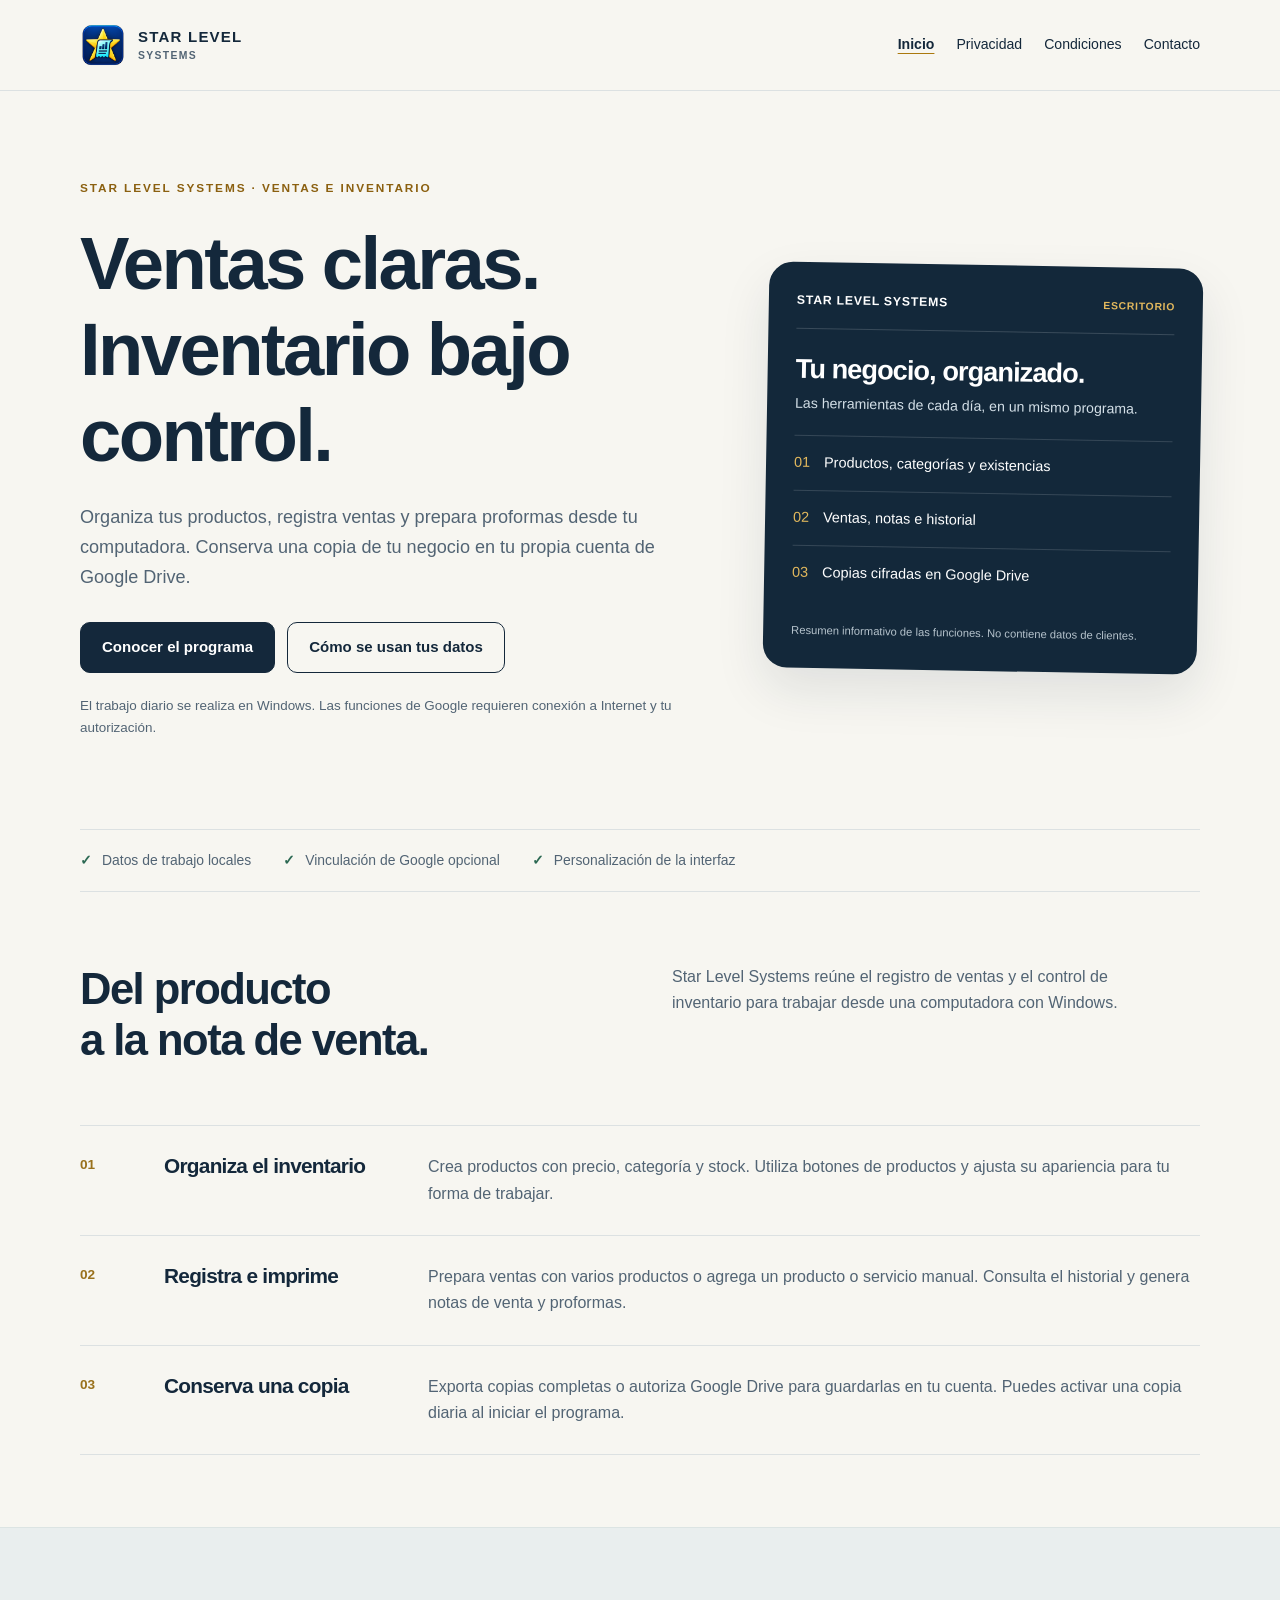
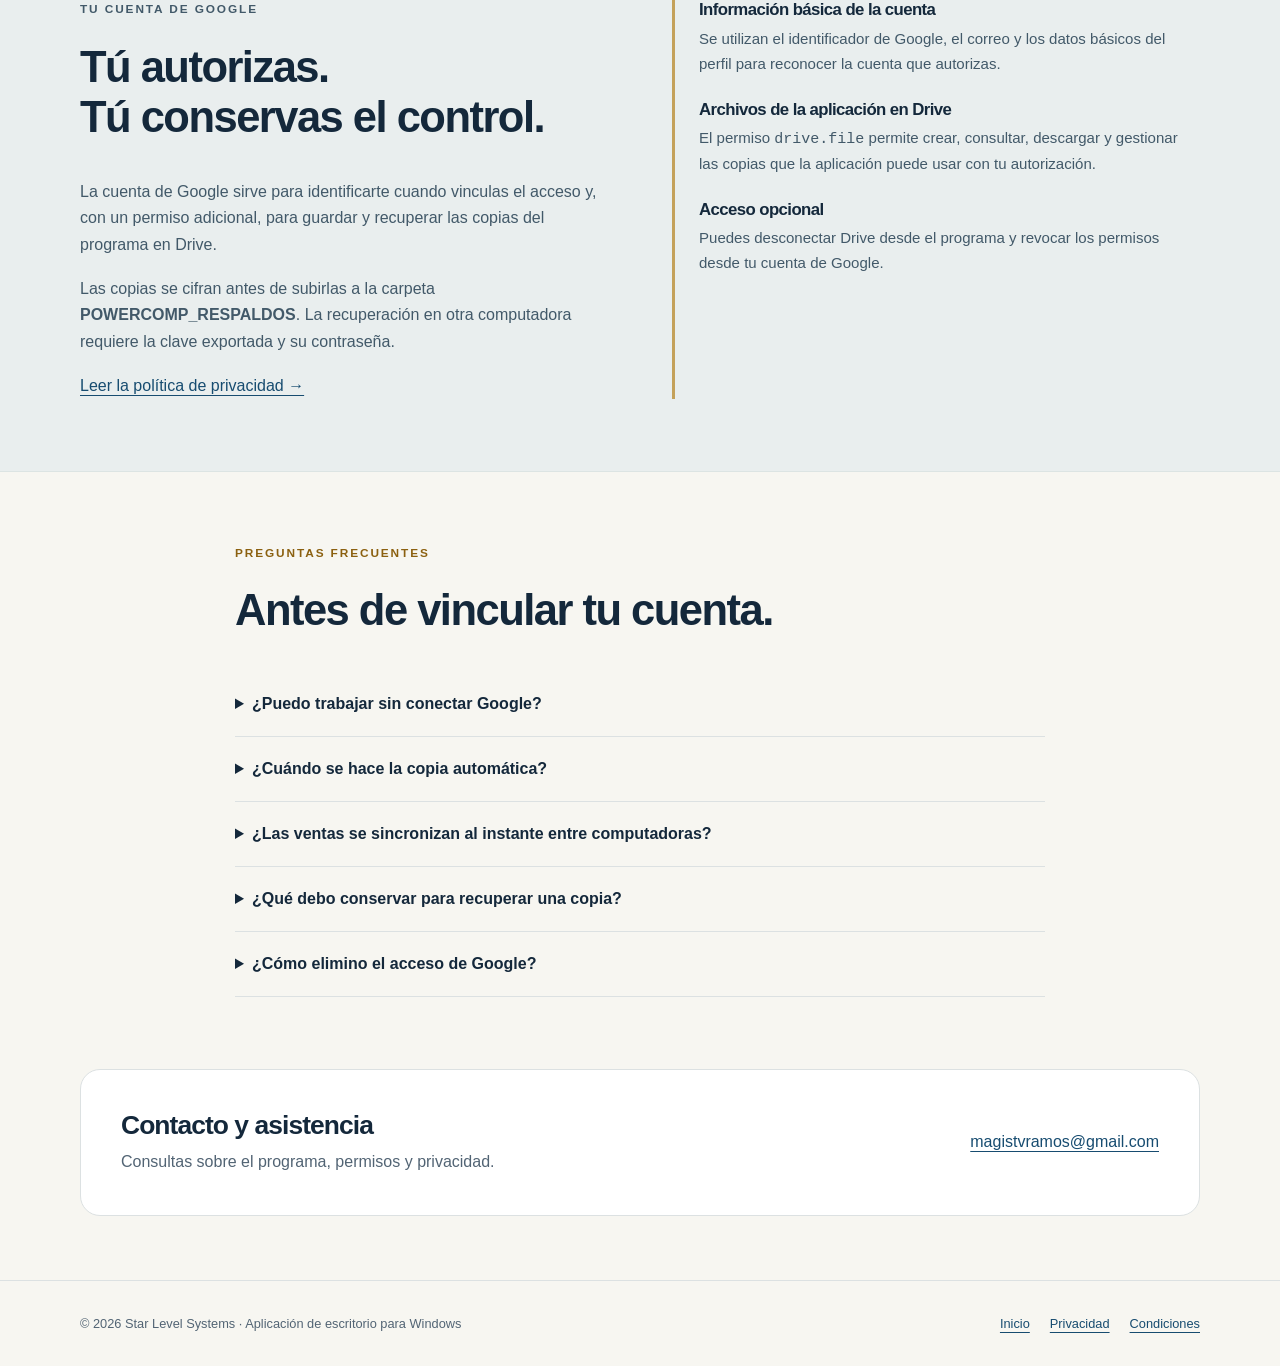
<file: index.html>
<!doctype html>
<html lang="es"><head><meta charset="utf-8"><meta name="viewport" content="width=device-width, initial-scale=1">
<meta name="description" content="Conoce Star Level Systems para Windows: ventas, inventario, proformas y copias cifradas en tu cuenta de Google Drive."><meta name="theme-color" content="#14283b">
<title>Ventas, inventario y copias de seguridad | Star Level Systems</title><link rel="icon" type="image/png" href="icono.png"><link rel="stylesheet" href="estilos.css"></head>
<body><a class="skip" href="#contenido">Ir al contenido</a><header class="top"><div class="wrap nav">
<a href="index.html" class="brand" aria-label="Star Level Systems, inicio"><img src="icono.png" width="46" height="46" alt=""><span>STAR LEVEL<br><small>SYSTEMS</small></span></a>
<nav class="links" aria-label="Navegación principal"><a href="index.html" aria-current="page">Inicio</a><a href="privacidad.html">Privacidad</a><a href="condiciones.html">Condiciones</a><a href="mailto:magistvramos@gmail.com">Contacto</a></nav></div></header>

<main id="contenido"><section class="hero"><div class="wrap hero-grid"><div>
<p class="eyebrow">Star Level Systems · Ventas e inventario</p><h1>Ventas claras.<br>Inventario bajo control.</h1>
<p class="intro">Organiza tus productos, registra ventas y prepara proformas desde tu computadora. Conserva una copia de tu negocio en tu propia cuenta de Google Drive.</p>
<div class="actions"><a class="button" href="#funciones">Conocer el programa</a><a class="button alt" href="privacidad.html">Cómo se usan tus datos</a></div>
<p class="small">El trabajo diario se realiza en Windows. Las funciones de Google requieren conexión a Internet y tu autorización.</p></div>
<aside class="sample" aria-label="Resumen de funciones del programa"><div class="sample-head"><span>STAR LEVEL SYSTEMS</span><span>ESCRITORIO</span></div>
<h3>Tu negocio, organizado.</h3><p>Las herramientas de cada día, en un mismo programa.</p>
<ul class="sample-list"><li><b>01</b><span>Productos, categorías y existencias</span></li><li><b>02</b><span>Ventas, notas e historial</span></li><li><b>03</b><span>Copias cifradas en Google Drive</span></li></ul>
<p class="sample-caption">Resumen informativo de las funciones. No contiene datos de clientes.</p></aside></div></section>
<div class="wrap"><div class="strip"><span>Datos de trabajo locales</span><span>Vinculación de Google opcional</span><span>Personalización de la interfaz</span></div></div>
<section class="section" id="funciones"><div class="wrap"><div class="section-lead"><h2>Del producto<br>a la nota de venta.</h2><p>Star Level Systems reúne el registro de ventas y el control de inventario para trabajar desde una computadora con Windows.</p></div>
<div class="steps"><article class="step"><span class="number">01</span><h3>Organiza el inventario</h3><p>Crea productos con precio, categoría y stock. Utiliza botones de productos y ajusta su apariencia para tu forma de trabajar.</p></article>
<article class="step"><span class="number">02</span><h3>Registra e imprime</h3><p>Prepara ventas con varios productos o agrega un producto o servicio manual. Consulta el historial y genera notas de venta y proformas.</p></article>
<article class="step"><span class="number">03</span><h3>Conserva una copia</h3><p>Exporta copias completas o autoriza Google Drive para guardarlas en tu cuenta. Puedes activar una copia diaria al iniciar el programa.</p></article></div></div></section>
<section class="section drive" id="google"><div class="wrap drive-grid"><div><p class="eyebrow">Tu cuenta de Google</p><h2>Tú autorizas.<br>Tú conservas el control.</h2><p>La cuenta de Google sirve para identificarte cuando vinculas el acceso y, con un permiso adicional, para guardar y recuperar las copias del programa en Drive.</p><p>Las copias se cifran antes de subirlas a la carpeta <strong>POWERCOMP_RESPALDOS</strong>. La recuperación en otra computadora requiere la clave exportada y su contraseña.</p><a href="privacidad.html">Leer la política de privacidad →</a></div>
<div class="permissions"><h3>Información básica de la cuenta</h3><p>Se utilizan el identificador de Google, el correo y los datos básicos del perfil para reconocer la cuenta que autorizas.</p><h3>Archivos de la aplicación en Drive</h3><p>El permiso <code>drive.file</code> permite crear, consultar, descargar y gestionar las copias que la aplicación puede usar con tu autorización.</p><h3>Acceso opcional</h3><p>Puedes desconectar Drive desde el programa y revocar los permisos desde tu cuenta de Google.</p></div></div></section>
<section class="section"><div class="wrap faq"><p class="eyebrow">Preguntas frecuentes</p><h2>Antes de vincular tu cuenta.</h2>
<details><summary>¿Puedo trabajar sin conectar Google?</summary><p>Sí. Las ventas y el inventario se guardan localmente. Puedes utilizar el acceso local y las copias locales sin vincular Google.</p></details>
<details><summary>¿Cuándo se hace la copia automática?</summary><p>Si activas esa opción, el programa intenta crear una copia diaria al iniciarse. Necesita Internet y una autorización de Drive válida. También puedes pulsar «Respaldar ahora».</p></details>
<details><summary>¿Las ventas se sincronizan al instante entre computadoras?</summary><p>Las copias de Drive sirven para guardar y recuperar un respaldo. No son una sincronización instantánea entre varios dispositivos.</p></details>
<details><summary>¿Qué debo conservar para recuperar una copia?</summary><p>Conserva la copia y la clave cifrada exportada con su contraseña. Guarda la clave en un lugar seguro fuera del equipo donde trabajas.</p></details>
<details><summary>¿Cómo elimino el acceso de Google?</summary><p>Puedes desconectar Drive y desvincular el acceso de Google desde la configuración del programa. Para revocar la autorización en Google, visita las conexiones de terceros de tu cuenta. Las copias ya guardadas en Drive se gestionan por separado.</p></details></div></section>
<section class="wrap contact" aria-labelledby="contacto"><div><h2 id="contacto">Contacto y asistencia</h2><p>Consultas sobre el programa, permisos y privacidad.</p></div><a href="mailto:magistvramos@gmail.com">magistvramos@gmail.com</a></section></main>

<footer class="footer"><div class="wrap footer-row"><span>© 2026 Star Level Systems · Aplicación de escritorio para Windows</span><nav aria-label="Información del sitio"><a href="index.html" aria-current="page">Inicio</a><a href="privacidad.html">Privacidad</a><a href="condiciones.html">Condiciones</a></nav></div></footer></body></html>
</file>
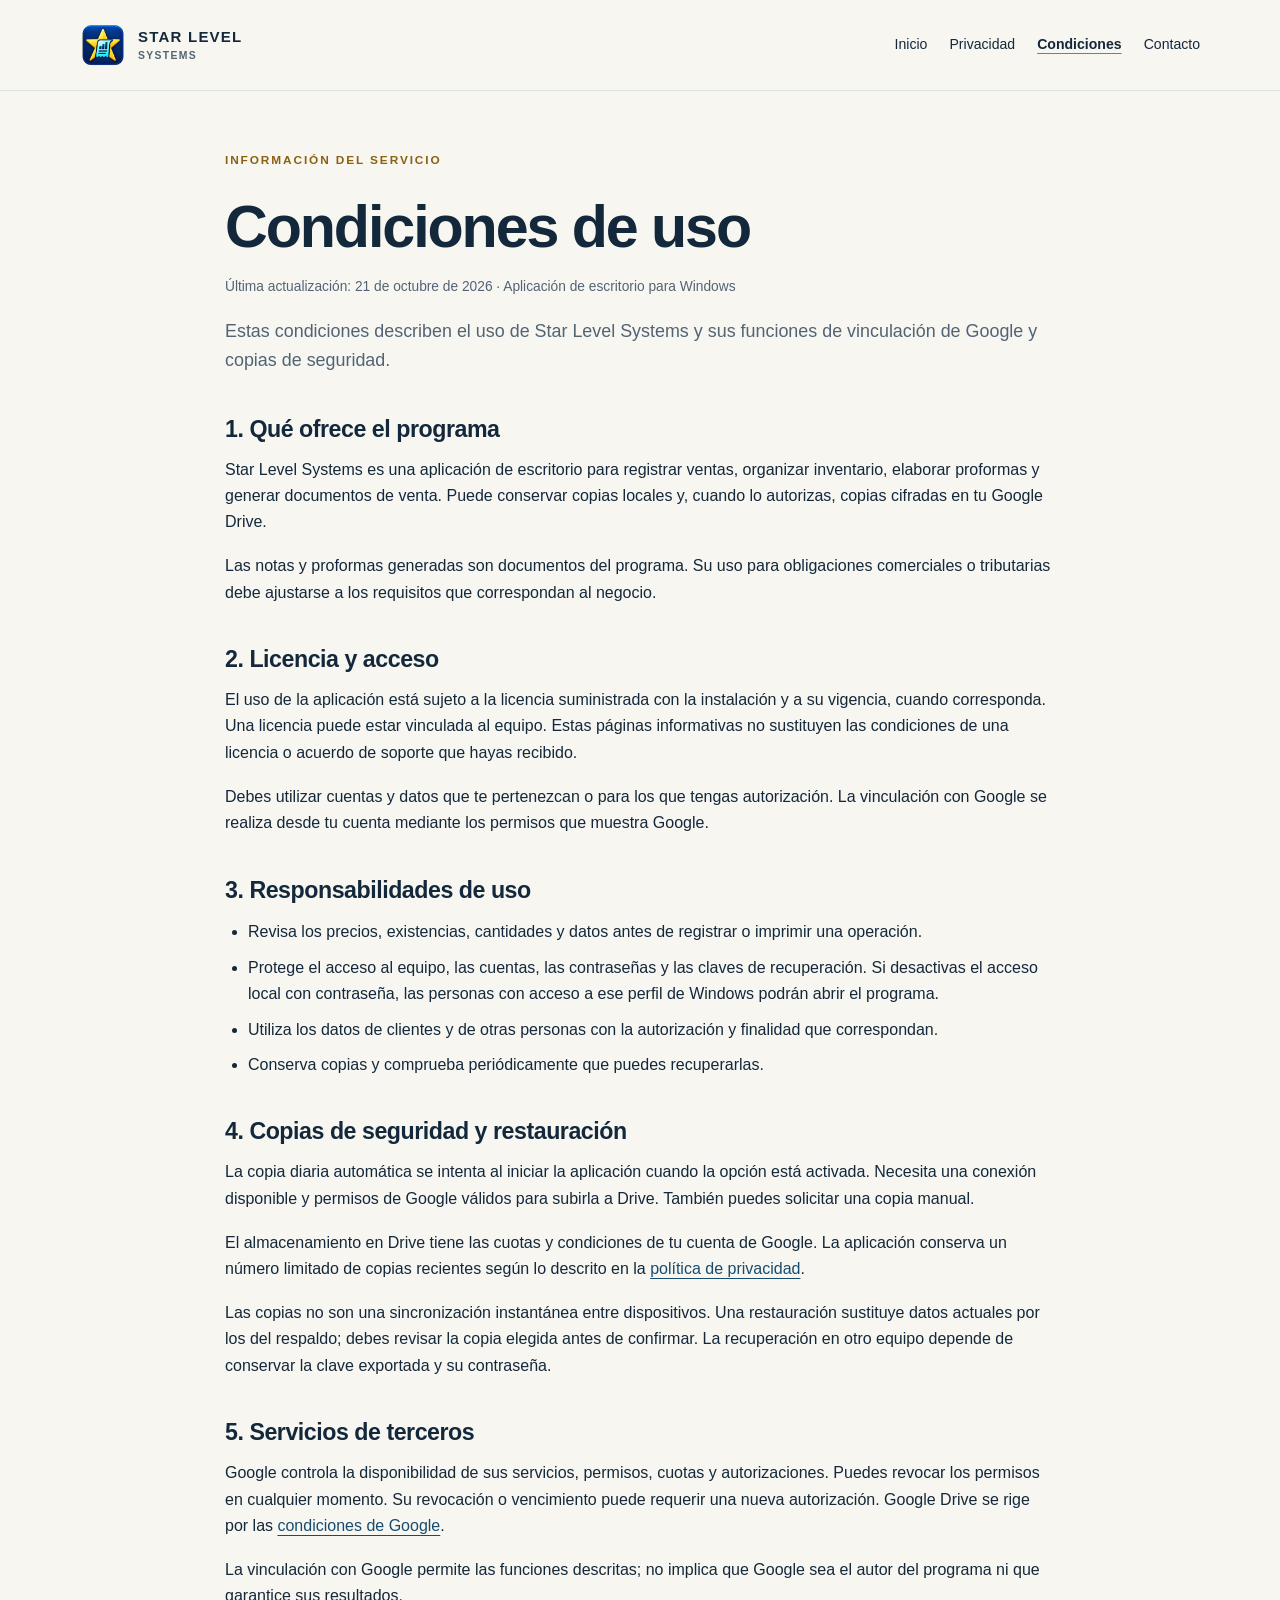
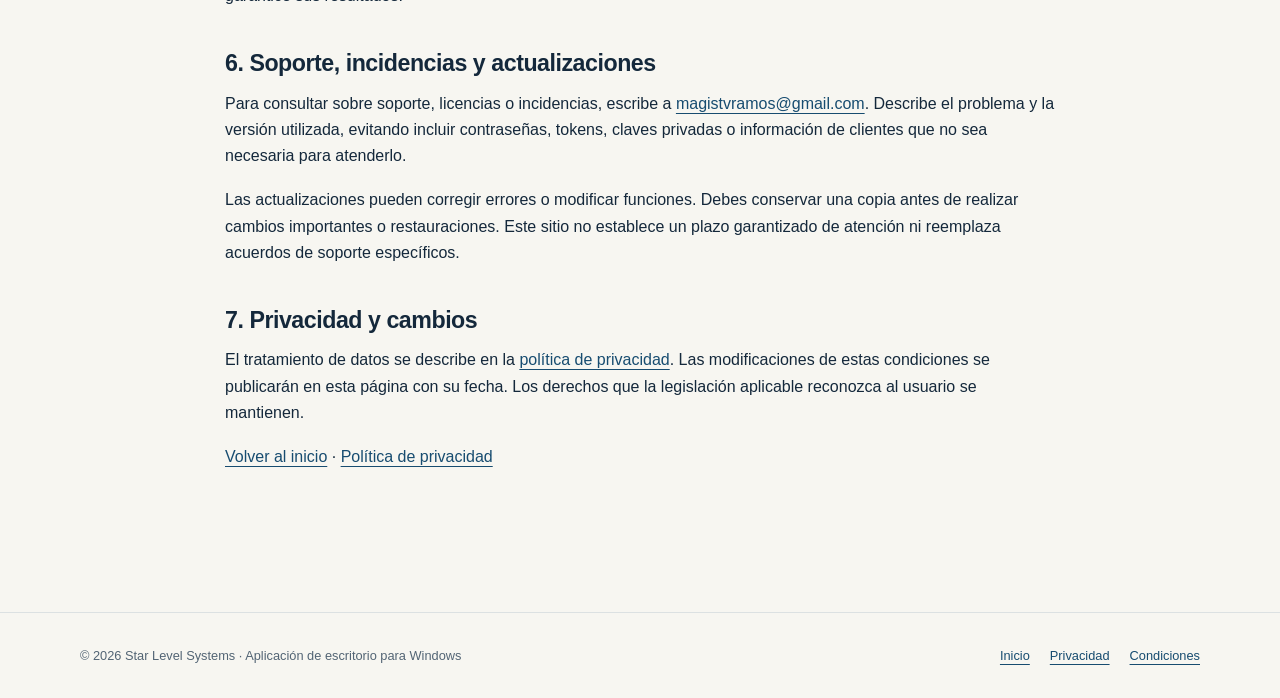
<file: condiciones.html>
<!doctype html>
<html lang="es"><head><meta charset="utf-8"><meta name="viewport" content="width=device-width, initial-scale=1">
<meta name="description" content="Condiciones de uso de Star Level Systems para Windows, sus licencias, las copias de seguridad y la conexión con Google."><meta name="theme-color" content="#14283b">
<title>Condiciones de uso | Star Level Systems</title><link rel="icon" type="image/png" href="icono.png"><link rel="stylesheet" href="estilos.css"></head>
<body><a class="skip" href="#contenido">Ir al contenido</a><header class="top"><div class="wrap nav">
<a href="index.html" class="brand" aria-label="Star Level Systems, inicio"><img src="icono.png" width="46" height="46" alt=""><span>STAR LEVEL<br><small>SYSTEMS</small></span></a>
<nav class="links" aria-label="Navegación principal"><a href="index.html">Inicio</a><a href="privacidad.html">Privacidad</a><a href="condiciones.html" aria-current="page">Condiciones</a><a href="mailto:magistvramos@gmail.com">Contacto</a></nav></div></header>

<main id="contenido" class="wrap legal"><p class="eyebrow">Información del servicio</p><h1>Condiciones de uso</h1><p class="meta">Última actualización: 21 de octubre de 2026 · Aplicación de escritorio para Windows</p>
<p class="lede">Estas condiciones describen el uso de Star Level Systems y sus funciones de vinculación de Google y copias de seguridad.</p>
<h2>1. Qué ofrece el programa</h2><p>Star Level Systems es una aplicación de escritorio para registrar ventas, organizar inventario, elaborar proformas y generar documentos de venta. Puede conservar copias locales y, cuando lo autorizas, copias cifradas en tu Google Drive.</p>
<p>Las notas y proformas generadas son documentos del programa. Su uso para obligaciones comerciales o tributarias debe ajustarse a los requisitos que correspondan al negocio.</p>
<h2>2. Licencia y acceso</h2><p>El uso de la aplicación está sujeto a la licencia suministrada con la instalación y a su vigencia, cuando corresponda. Una licencia puede estar vinculada al equipo. Estas páginas informativas no sustituyen las condiciones de una licencia o acuerdo de soporte que hayas recibido.</p>
<p>Debes utilizar cuentas y datos que te pertenezcan o para los que tengas autorización. La vinculación con Google se realiza desde tu cuenta mediante los permisos que muestra Google.</p>
<h2>3. Responsabilidades de uso</h2><ul><li>Revisa los precios, existencias, cantidades y datos antes de registrar o imprimir una operación.</li><li>Protege el acceso al equipo, las cuentas, las contraseñas y las claves de recuperación. Si desactivas el acceso local con contraseña, las personas con acceso a ese perfil de Windows podrán abrir el programa.</li><li>Utiliza los datos de clientes y de otras personas con la autorización y finalidad que correspondan.</li><li>Conserva copias y comprueba periódicamente que puedes recuperarlas.</li></ul>
<h2>4. Copias de seguridad y restauración</h2><p>La copia diaria automática se intenta al iniciar la aplicación cuando la opción está activada. Necesita una conexión disponible y permisos de Google válidos para subirla a Drive. También puedes solicitar una copia manual.</p>
<p>El almacenamiento en Drive tiene las cuotas y condiciones de tu cuenta de Google. La aplicación conserva un número limitado de copias recientes según lo descrito en la <a href="privacidad.html#conservacion">política de privacidad</a>.</p>
<p>Las copias no son una sincronización instantánea entre dispositivos. Una restauración sustituye datos actuales por los del respaldo; debes revisar la copia elegida antes de confirmar. La recuperación en otro equipo depende de conservar la clave exportada y su contraseña.</p>
<h2>5. Servicios de terceros</h2><p>Google controla la disponibilidad de sus servicios, permisos, cuotas y autorizaciones. Puedes revocar los permisos en cualquier momento. Su revocación o vencimiento puede requerir una nueva autorización. Google Drive se rige por las <a href="https://policies.google.com/terms">condiciones de Google</a>.</p>
<p>La vinculación con Google permite las funciones descritas; no implica que Google sea el autor del programa ni que garantice sus resultados.</p>
<h2>6. Soporte, incidencias y actualizaciones</h2><p>Para consultar sobre soporte, licencias o incidencias, escribe a <a href="mailto:magistvramos@gmail.com">magistvramos@gmail.com</a>. Describe el problema y la versión utilizada, evitando incluir contraseñas, tokens, claves privadas o información de clientes que no sea necesaria para atenderlo.</p>
<p>Las actualizaciones pueden corregir errores o modificar funciones. Debes conservar una copia antes de realizar cambios importantes o restauraciones. Este sitio no establece un plazo garantizado de atención ni reemplaza acuerdos de soporte específicos.</p>
<h2>7. Privacidad y cambios</h2><p>El tratamiento de datos se describe en la <a href="privacidad.html">política de privacidad</a>. Las modificaciones de estas condiciones se publicarán en esta página con su fecha. Los derechos que la legislación aplicable reconozca al usuario se mantienen.</p>
<p><a href="index.html">Volver al inicio</a> · <a href="privacidad.html">Política de privacidad</a></p></main>

<footer class="footer"><div class="wrap footer-row"><span>© 2026 Star Level Systems · Aplicación de escritorio para Windows</span><nav aria-label="Información del sitio"><a href="index.html">Inicio</a><a href="privacidad.html">Privacidad</a><a href="condiciones.html" aria-current="page">Condiciones</a></nav></div></footer></body></html>
</file>
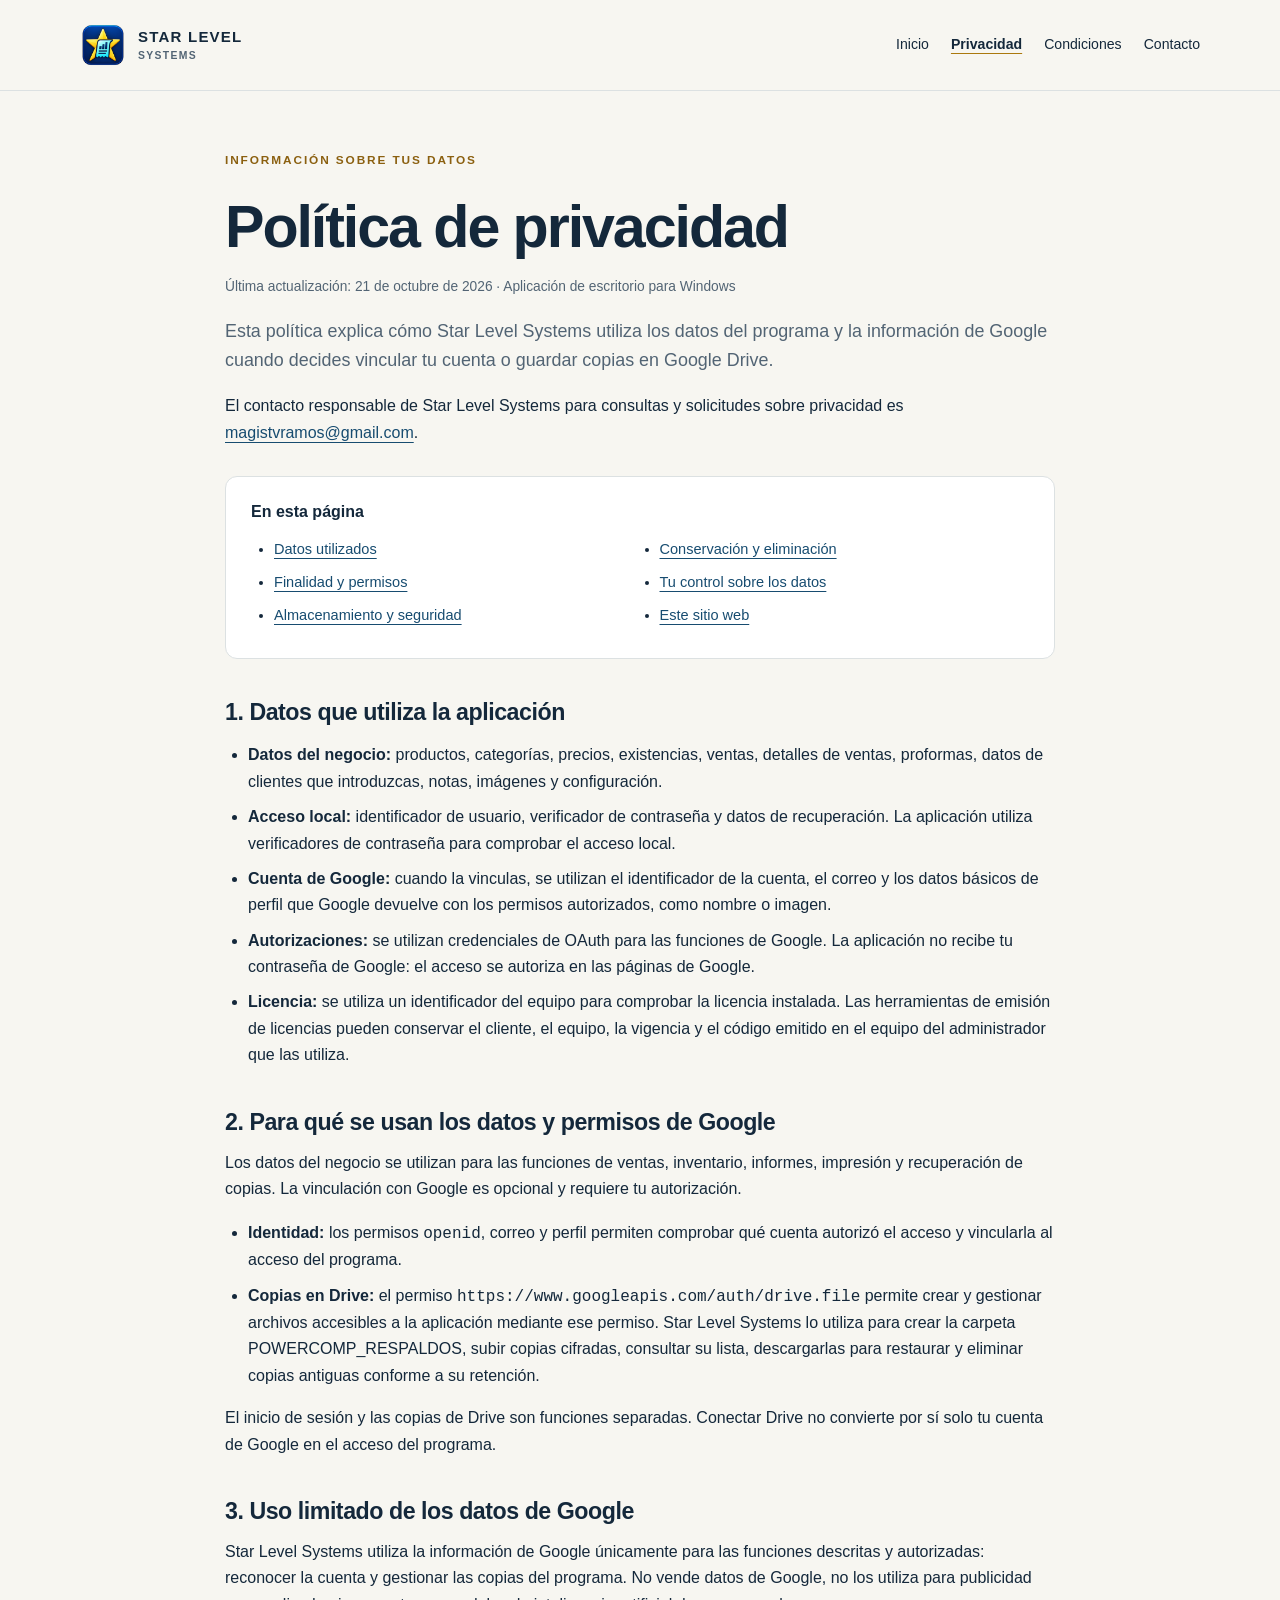
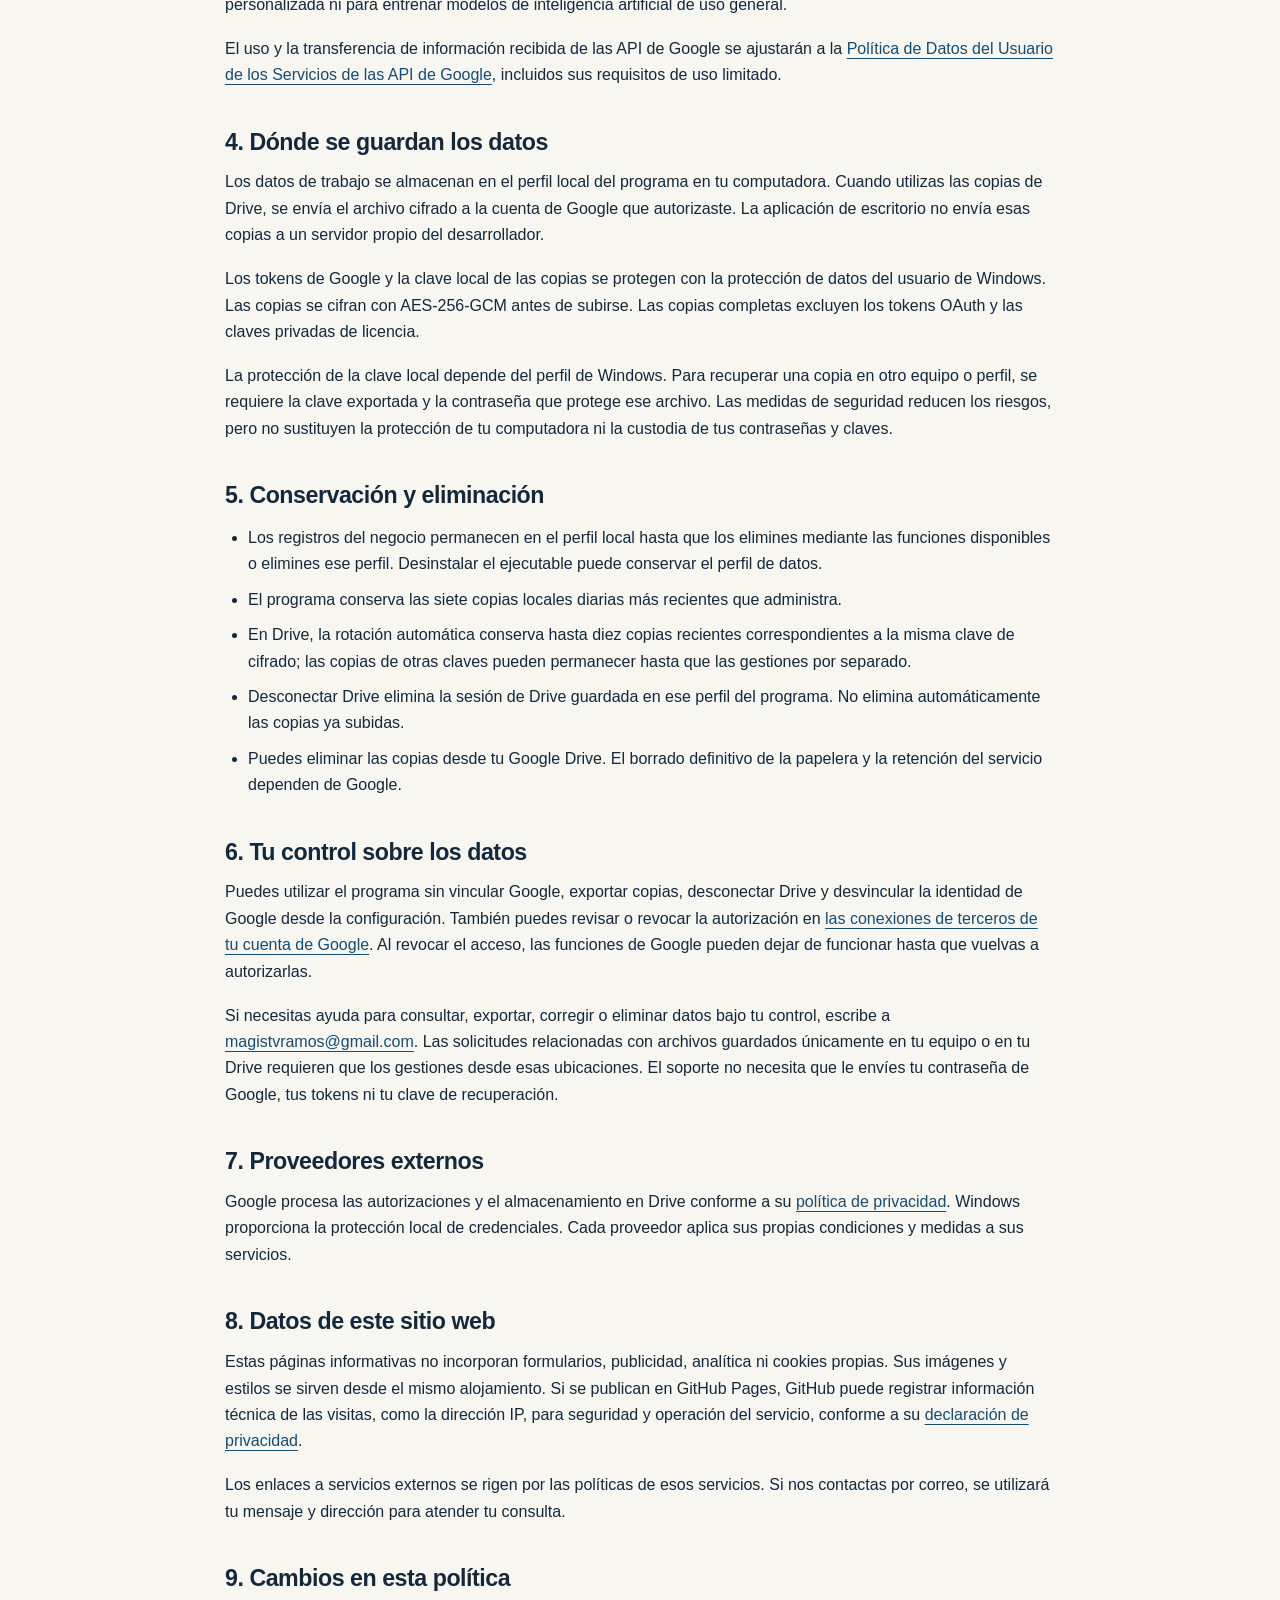
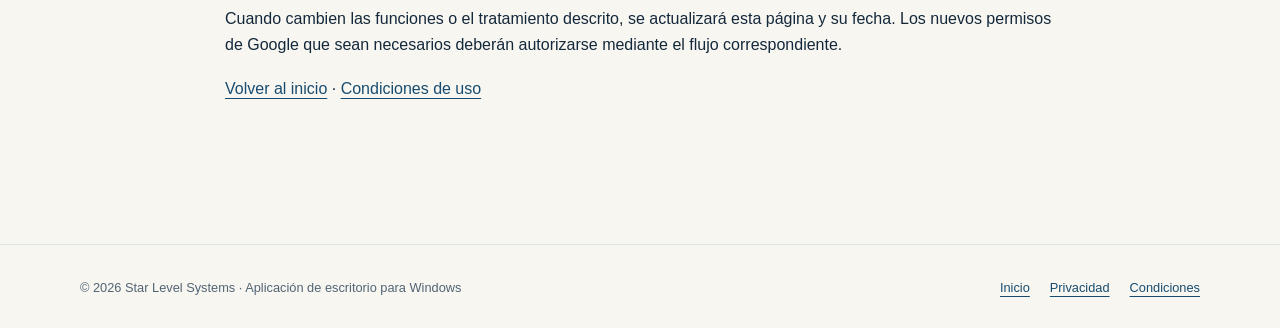
<file: privacidad.html>
<!doctype html>
<html lang="es"><head><meta charset="utf-8"><meta name="viewport" content="width=device-width, initial-scale=1">
<meta name="description" content="Cómo Star Level Systems usa, protege y conserva los datos de ventas, la identidad de Google y las copias cifradas en Drive."><meta name="theme-color" content="#14283b">
<title>Política de privacidad | Star Level Systems</title><link rel="icon" type="image/png" href="icono.png"><link rel="stylesheet" href="estilos.css"></head>
<body><a class="skip" href="#contenido">Ir al contenido</a><header class="top"><div class="wrap nav">
<a href="index.html" class="brand" aria-label="Star Level Systems, inicio"><img src="icono.png" width="46" height="46" alt=""><span>STAR LEVEL<br><small>SYSTEMS</small></span></a>
<nav class="links" aria-label="Navegación principal"><a href="index.html">Inicio</a><a href="privacidad.html" aria-current="page">Privacidad</a><a href="condiciones.html">Condiciones</a><a href="mailto:magistvramos@gmail.com">Contacto</a></nav></div></header>

<main id="contenido" class="wrap legal"><p class="eyebrow">Información sobre tus datos</p><h1>Política de privacidad</h1><p class="meta">Última actualización: 21 de octubre de 2026 · Aplicación de escritorio para Windows</p>
<p class="lede">Esta política explica cómo Star Level Systems utiliza los datos del programa y la información de Google cuando decides vincular tu cuenta o guardar copias en Google Drive.</p>
<p>El contacto responsable de Star Level Systems para consultas y solicitudes sobre privacidad es <a href="mailto:magistvramos@gmail.com">magistvramos@gmail.com</a>.</p>
<nav class="toc" aria-label="Contenido de la política"><strong>En esta página</strong><ul><li><a href="#datos">Datos utilizados</a></li><li><a href="#finalidad">Finalidad y permisos</a></li><li><a href="#almacenamiento">Almacenamiento y seguridad</a></li><li><a href="#conservacion">Conservación y eliminación</a></li><li><a href="#control">Tu control sobre los datos</a></li><li><a href="#sitio">Este sitio web</a></li></ul></nav>
<h2 id="datos">1. Datos que utiliza la aplicación</h2><ul><li><strong>Datos del negocio:</strong> productos, categorías, precios, existencias, ventas, detalles de ventas, proformas, datos de clientes que introduzcas, notas, imágenes y configuración.</li>
<li><strong>Acceso local:</strong> identificador de usuario, verificador de contraseña y datos de recuperación. La aplicación utiliza verificadores de contraseña para comprobar el acceso local.</li>
<li><strong>Cuenta de Google:</strong> cuando la vinculas, se utilizan el identificador de la cuenta, el correo y los datos básicos de perfil que Google devuelve con los permisos autorizados, como nombre o imagen.</li>
<li><strong>Autorizaciones:</strong> se utilizan credenciales de OAuth para las funciones de Google. La aplicación no recibe tu contraseña de Google: el acceso se autoriza en las páginas de Google.</li>
<li><strong>Licencia:</strong> se utiliza un identificador del equipo para comprobar la licencia instalada. Las herramientas de emisión de licencias pueden conservar el cliente, el equipo, la vigencia y el código emitido en el equipo del administrador que las utiliza.</li></ul>
<h2 id="finalidad">2. Para qué se usan los datos y permisos de Google</h2><p>Los datos del negocio se utilizan para las funciones de ventas, inventario, informes, impresión y recuperación de copias. La vinculación con Google es opcional y requiere tu autorización.</p>
<ul><li><strong>Identidad:</strong> los permisos <code>openid</code>, correo y perfil permiten comprobar qué cuenta autorizó el acceso y vincularla al acceso del programa.</li>
<li><strong>Copias en Drive:</strong> el permiso <code>https://www.googleapis.com/auth/drive.file</code> permite crear y gestionar archivos accesibles a la aplicación mediante ese permiso. Star Level Systems lo utiliza para crear la carpeta POWERCOMP_RESPALDOS, subir copias cifradas, consultar su lista, descargarlas para restaurar y eliminar copias antiguas conforme a su retención.</li></ul>
<p>El inicio de sesión y las copias de Drive son funciones separadas. Conectar Drive no convierte por sí solo tu cuenta de Google en el acceso del programa.</p>
<h2>3. Uso limitado de los datos de Google</h2><p>Star Level Systems utiliza la información de Google únicamente para las funciones descritas y autorizadas: reconocer la cuenta y gestionar las copias del programa. No vende datos de Google, no los utiliza para publicidad personalizada ni para entrenar modelos de inteligencia artificial de uso general.</p>
<p>El uso y la transferencia de información recibida de las API de Google se ajustarán a la <a href="https://developers.google.com/terms/api-services-user-data-policy">Política de Datos del Usuario de los Servicios de las API de Google</a>, incluidos sus requisitos de uso limitado.</p>
<h2 id="almacenamiento">4. Dónde se guardan los datos</h2><p>Los datos de trabajo se almacenan en el perfil local del programa en tu computadora. Cuando utilizas las copias de Drive, se envía el archivo cifrado a la cuenta de Google que autorizaste. La aplicación de escritorio no envía esas copias a un servidor propio del desarrollador.</p>
<p>Los tokens de Google y la clave local de las copias se protegen con la protección de datos del usuario de Windows. Las copias se cifran con AES-256-GCM antes de subirse. Las copias completas excluyen los tokens OAuth y las claves privadas de licencia.</p>
<p>La protección de la clave local depende del perfil de Windows. Para recuperar una copia en otro equipo o perfil, se requiere la clave exportada y la contraseña que protege ese archivo. Las medidas de seguridad reducen los riesgos, pero no sustituyen la protección de tu computadora ni la custodia de tus contraseñas y claves.</p>
<h2 id="conservacion">5. Conservación y eliminación</h2><ul><li>Los registros del negocio permanecen en el perfil local hasta que los elimines mediante las funciones disponibles o elimines ese perfil. Desinstalar el ejecutable puede conservar el perfil de datos.</li>
<li>El programa conserva las siete copias locales diarias más recientes que administra.</li><li>En Drive, la rotación automática conserva hasta diez copias recientes correspondientes a la misma clave de cifrado; las copias de otras claves pueden permanecer hasta que las gestiones por separado.</li>
<li>Desconectar Drive elimina la sesión de Drive guardada en ese perfil del programa. No elimina automáticamente las copias ya subidas.</li>
<li>Puedes eliminar las copias desde tu Google Drive. El borrado definitivo de la papelera y la retención del servicio dependen de Google.</li></ul>
<h2 id="control">6. Tu control sobre los datos</h2><p>Puedes utilizar el programa sin vincular Google, exportar copias, desconectar Drive y desvincular la identidad de Google desde la configuración. También puedes revisar o revocar la autorización en <a href="https://myaccount.google.com/connections">las conexiones de terceros de tu cuenta de Google</a>. Al revocar el acceso, las funciones de Google pueden dejar de funcionar hasta que vuelvas a autorizarlas.</p>
<p>Si necesitas ayuda para consultar, exportar, corregir o eliminar datos bajo tu control, escribe a <a href="mailto:magistvramos@gmail.com">magistvramos@gmail.com</a>. Las solicitudes relacionadas con archivos guardados únicamente en tu equipo o en tu Drive requieren que los gestiones desde esas ubicaciones. El soporte no necesita que le envíes tu contraseña de Google, tus tokens ni tu clave de recuperación.</p>
<h2>7. Proveedores externos</h2><p>Google procesa las autorizaciones y el almacenamiento en Drive conforme a su <a href="https://policies.google.com/privacy">política de privacidad</a>. Windows proporciona la protección local de credenciales. Cada proveedor aplica sus propias condiciones y medidas a sus servicios.</p>
<h2 id="sitio">8. Datos de este sitio web</h2><p>Estas páginas informativas no incorporan formularios, publicidad, analítica ni cookies propias. Sus imágenes y estilos se sirven desde el mismo alojamiento. Si se publican en GitHub Pages, GitHub puede registrar información técnica de las visitas, como la dirección IP, para seguridad y operación del servicio, conforme a su <a href="https://docs.github.com/en/site-policy/privacy-policies/github-general-privacy-statement">declaración de privacidad</a>.</p>
<p>Los enlaces a servicios externos se rigen por las políticas de esos servicios. Si nos contactas por correo, se utilizará tu mensaje y dirección para atender tu consulta.</p>
<h2>9. Cambios en esta política</h2><p>Cuando cambien las funciones o el tratamiento descrito, se actualizará esta página y su fecha. Los nuevos permisos de Google que sean necesarios deberán autorizarse mediante el flujo correspondiente.</p>
<p><a href="index.html">Volver al inicio</a> · <a href="condiciones.html">Condiciones de uso</a></p></main>

<footer class="footer"><div class="wrap footer-row"><span>© 2026 Star Level Systems · Aplicación de escritorio para Windows</span><nav aria-label="Información del sitio"><a href="index.html">Inicio</a><a href="privacidad.html" aria-current="page">Privacidad</a><a href="condiciones.html">Condiciones</a></nav></div></footer></body></html>
</file>
<file: estilos.css>
:root{color-scheme:light;--ink:#14283b;--muted:#526474;--paper:#f7f6f1;--line:#dce1e2;--gold:#e3b95d;--blue:#174c70;--radius:20px;font-family:Segoe UI,Arial,sans-serif;font-size:16px}
*{box-sizing:border-box}html{scroll-behavior:smooth;scroll-padding-top:100px}body{margin:0;color:var(--ink);background:var(--paper);line-height:1.65}a{color:var(--blue);text-underline-offset:4px}a:hover{color:#95620c}a:focus-visible,summary:focus-visible{outline:3px solid #ae7410;outline-offset:5px}img{max-width:100%;height:auto}h1,h2,h3,p{margin-top:0}h1,h2,h3{line-height:1.16;letter-spacing:-.035em}h1{font-size:clamp(2.65rem,5.8vw,5rem);max-width:800px;margin-bottom:24px;font-weight:750}h2{font-size:clamp(1.9rem,3.4vw,3rem)}h3{font-size:1.3rem}p{margin-bottom:1.1rem}.wrap{width:min(1120px,calc(100% - 48px));margin-inline:auto}.skip{position:absolute;top:-100px;left:16px;background:white;padding:10px;z-index:20}.skip:focus{top:10px}
.top{background:rgba(247,246,241,.97);border-bottom:1px solid var(--line)}.nav{min-height:90px;display:flex;align-items:center;justify-content:space-between;gap:24px}.brand{display:flex;align-items:center;gap:12px;color:var(--ink);text-decoration:none;line-height:1.15;font-size:.94rem;font-weight:800;letter-spacing:.08em}.brand img{width:46px;height:46px;object-fit:contain}.brand small{font-size:.65rem;color:var(--muted);letter-spacing:.13em;font-weight:600}.links{display:flex;flex-wrap:wrap;gap:22px;font-size:.88rem}.links a{text-decoration:none;color:var(--ink)}.links a[aria-current=page]{font-weight:750;text-decoration:underline;text-decoration-color:#ab790e}.hero{padding:88px 0 72px}.eyebrow{font-size:.74rem;letter-spacing:.16em;text-transform:uppercase;font-weight:750;color:#8b6010;margin-bottom:22px}.intro{max-width:610px;font-size:1.13rem;color:var(--muted)}.hero-grid{display:grid;grid-template-columns:minmax(0,1.45fr) minmax(0,1fr);gap:56px;align-items:center}.actions{display:flex;gap:12px;flex-wrap:wrap;margin:30px 0 22px}.button{display:inline-block;background:var(--ink);color:white;text-decoration:none;border:1px solid var(--ink);padding:12px 21px;border-radius:10px;font-size:.94rem;font-weight:650}.button:hover{background:#245371;color:white}.button.alt{color:var(--ink);background:transparent}.button.alt:hover{background:white}.small{font-size:.84rem;color:var(--muted)}
.sample{background:#13283a;color:white;padding:28px;border-radius:24px;box-shadow:0 22px 50px #14283b1a;transform:rotate(1deg)}.sample-head{display:flex;align-items:center;justify-content:space-between;gap:12px;padding-bottom:18px;border-bottom:1px solid #ffffff29;font-size:.77rem;font-weight:650;letter-spacing:.06em}.sample-head span:last-child{color:#e3b95d;font-size:.65rem}.sample h3{font-size:1.7rem;margin:24px 0 7px}.sample p{color:#d3dfe7;font-size:.88rem}.sample-list{margin:20px 0 10px;padding:0;list-style:none}.sample-list li{display:flex;gap:14px;padding:15px 0;border-top:1px solid #ffffff25;font-size:.9rem}.sample-list b{color:#e3b95d;font-weight:500}.sample-caption{font-size:.7rem!important;margin:22px 0 0!important;opacity:.85}.strip{border-top:1px solid var(--line);border-bottom:1px solid var(--line);display:flex;flex-wrap:wrap;gap:14px 32px;padding:19px 0;font-size:.87rem;color:var(--muted)}.strip span::before{content:'✓';margin-right:10px;color:#2c6953;font-weight:bold}.section{padding:72px 0}.section-lead{display:grid;grid-template-columns:1fr 1fr;gap:64px;align-items:start;margin-bottom:24px}.section-lead p{color:var(--muted);max-width:500px}.steps{border-top:1px solid var(--line)}.step{display:grid;grid-template-columns:60px 240px 1fr;gap:24px;padding:28px 0;border-bottom:1px solid var(--line)}.step .number{font-size:.85rem;color:#99711c;font-weight:750}.step h3{margin:0}.step p{margin:0;color:var(--muted)}.drive{background:#e9eeee;border-block:1px solid #dce4e3}.drive-grid{display:grid;grid-template-columns:1fr 1fr;gap:64px}.drive p{color:#425969}.permissions{border-left:3px solid #c4a15a;padding-left:24px}.permissions h3{font-size:1.05rem;margin:0 0 7px}.permissions p{font-size:.94rem;margin-bottom:23px}.permissions p:last-child{margin:0}.faq{max-width:810px}.faq details{padding:20px 0;border-bottom:1px solid var(--line)}.faq summary{cursor:pointer;font-weight:650;line-height:1.5}.faq details p{margin:14px 0 0;color:var(--muted)}.contact{padding:40px;border:1px solid var(--line);border-radius:var(--radius);display:flex;align-items:center;justify-content:space-between;gap:24px;background:white}.contact h2{font-size:1.65rem;margin-bottom:8px}.contact p{margin:0;color:var(--muted)}.contact a{overflow-wrap:anywhere}.footer{margin-top:64px;padding:32px 0;border-top:1px solid var(--line);font-size:.8rem;color:var(--muted)}.footer-row{display:flex;flex-wrap:wrap;justify-content:space-between;gap:20px}.footer nav{display:flex;gap:20px;flex-wrap:wrap}.legal{padding:60px 0;max-width:830px}.legal h1{font-size:clamp(2.4rem,5vw,3.7rem);margin-bottom:15px}.legal h2{font-size:1.45rem;margin-top:40px;margin-bottom:14px;letter-spacing:-.02em}.legal h3{font-size:1.05rem;margin-top:20px}.legal ul,.legal ol{padding-left:23px}.legal li{margin-bottom:9px}.legal .lede{font-size:1.12rem;color:var(--muted)}.legal .note{background:#e8eeee;padding:20px 24px;border-left:3px solid #b08c38;border-radius:0 10px 10px 0}.legal a{overflow-wrap:anywhere}.toc{padding:22px 25px;border:1px solid var(--line);border-radius:12px;background:white;margin:30px 0}.toc ul{margin:12px 0 0;columns:2}.toc li{font-size:.91rem}.meta{color:var(--muted);font-size:.86rem}
@media(max-width:850px){.hero-grid{grid-template-columns:1fr;gap:36px}.hero{padding:52px 0}.sample{transform:none;max-width:610px}.section-lead,.drive-grid{grid-template-columns:1fr;gap:22px}.step{grid-template-columns:36px 1fr}.step p{grid-column:2}.section{padding:48px 0}.nav{align-items:flex-start;padding-block:20px;gap:18px;flex-direction:column}.links{gap:14px 20px}.contact{padding:26px;align-items:flex-start;flex-direction:column}}
@media(max-width:480px){.wrap{width:calc(100% - 32px)}.hero h1{font-size:2.7rem}.sample{padding:23px}.sample-head{font-size:.65rem}.toc ul{columns:1}.step{gap:15px}.legal{padding-top:35px}.legal h1{font-size:2.3rem}.permissions{padding-left:18px}.footer-row{flex-direction:column}}
@media(prefers-reduced-motion:reduce){html{scroll-behavior:auto}}@media print{body{background:white}.top,.footer,.actions,.skip{display:none}.wrap{width:100%}.legal{padding:0;max-width:none}.legal h2{break-after:avoid}.legal a{color:inherit}.toc{display:none}}
</file>
